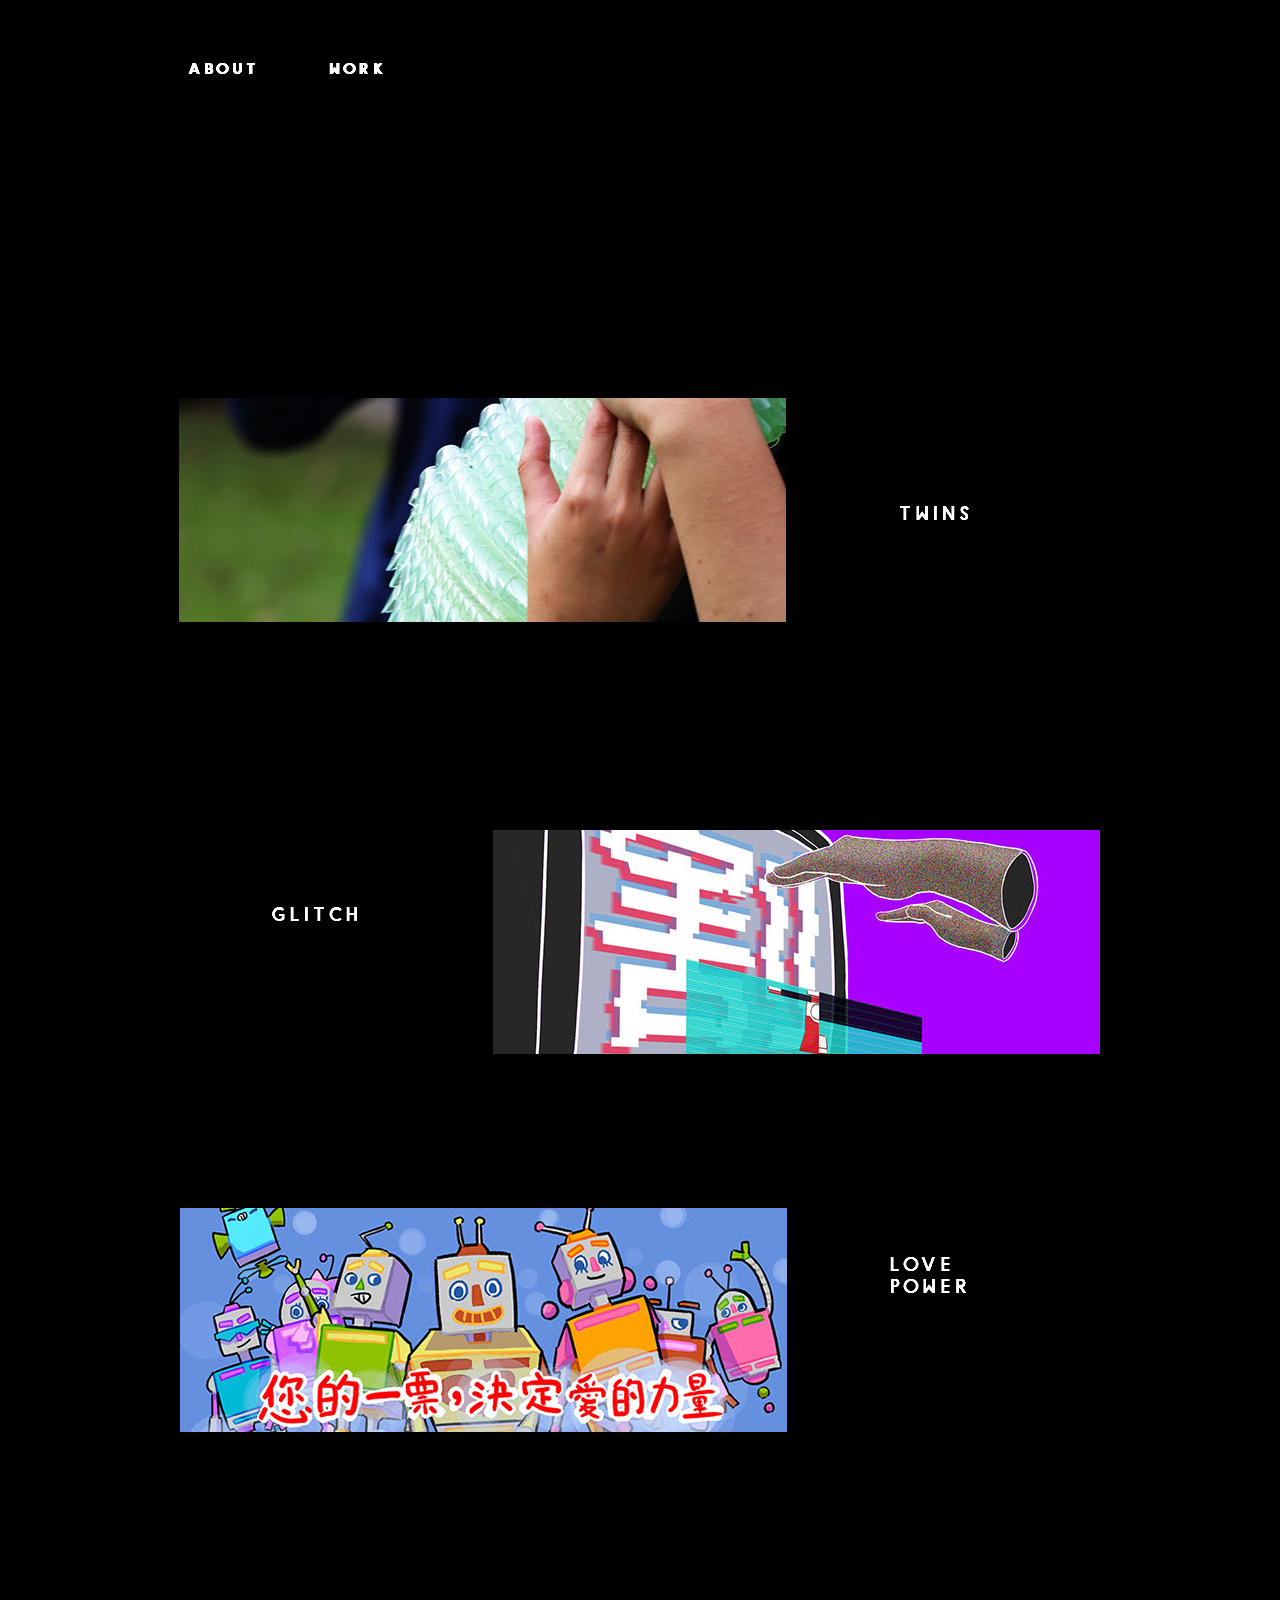
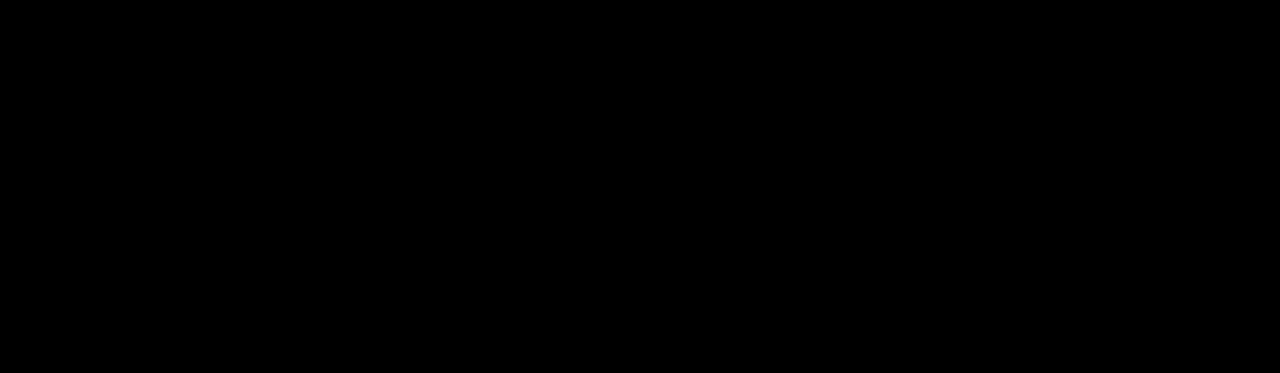
<file: index.html>
<!DOCTYPE html>
<html class="nojs html css_verticalspacer" lang="zh-TW">
 <head>

  <meta http-equiv="Content-type" content="text/html;charset=UTF-8"/>
  <meta name="generator" content="2017.0.4.363"/>
  <meta name="viewport" content="width=device-width, initial-scale=1.0"/>
  
  <script type="text/javascript">
   // Update the 'nojs'/'js' class on the html node
document.documentElement.className = document.documentElement.className.replace(/\bnojs\b/g, 'js');

// Check that all required assets are uploaded and up-to-date
if(typeof Muse == "undefined") window.Muse = {}; window.Muse.assets = {"required":["museutils.js", "museconfig.js", "jquery.watch.js", "require.js", "index.css"], "outOfDate":[]};
</script>
  
  <title>首頁</title>
  <!-- CSS -->
  <link rel="stylesheet" type="text/css" href="css/site_global.css?crc=443350757"/>
  <link rel="stylesheet" type="text/css" href="css/index.css?crc=157556401" id="pagesheet"/>
   </head>
 <body>

  <div class="clearfix borderbox" id="page"><!-- column -->
   <div class="clearfix colelem" id="pu1827-4"><!-- group -->
    <img class="grpelem" id="u1827-4" alt="ABOUT" src="images/u1827-4.png?crc=4070749508" data-image-width="68"/><!-- rasterized frame -->
    <img class="grpelem" id="u1828-4" alt="WORk" src="images/u1828-4.png?crc=276462283" data-image-width="76"/><!-- rasterized frame -->
   </div>
   <div class="clearfix colelem" id="pu1825"><!-- group -->
    <a class="nonblock nontext clip_frame grpelem" id="u1825" href="%e6%9c%aa%e5%91%bd%e5%90%8d-14.html"><!-- image --><img class="block" id="u1825_img" src="images/1542253916599-crop-u1825.jpg?crc=4151627833" alt="" data-image-width="607" data-image-height="224"/></a>
    <a class="nonblock nontext grpelem" id="u1833-4" href="%e6%9c%aa%e5%91%bd%e5%90%8d-14.html"><!-- rasterized frame --><img id="u1833-4_img" alt="TWINS" src="images/u1833-4.png?crc=3867482171" data-image-width="112"/></a>
   </div>
   <a class="nonblock nontext colelem" id="u1834-4" href="%e6%9c%aa%e5%91%bd%e5%90%8d-11.html"><!-- rasterized frame --><img id="u1834-4_img" alt="GLITCH" src="images/u1834-4.png?crc=4141641966" data-image-width="112"/></a>
   <a class="nonblock nontext colelem" id="u1835-4" href="%e6%9c%aa%e5%91%bd%e5%90%8d-21.html"><!-- rasterized frame --><img id="u1835-4_img" alt="LOVE POWER" src="images/u1835-4.png?crc=4184487092" data-image-width="112"/></a>
   <div class="verticalspacer" data-offset-top="1298" data-content-above-spacer="1298" data-content-below-spacer="674"></div>
   <a class="nonblock nontext clip_frame colelem" id="u1829" href="%e6%9c%aa%e5%91%bd%e5%90%8d-11.html"><!-- image --><img class="block" id="u1829_img" src="images/%e4%b8%bb%e8%a6%96%e8%a6%ba-crop-u1829.jpg?crc=3803524828" alt="" data-image-width="607" data-image-height="224"/></a>
   <a class="nonblock nontext clip_frame colelem" id="u1831" href="%e6%9c%aa%e5%91%bd%e5%90%8d-21.html"><!-- image --><img class="block" id="u1831_img" src="images/%e6%a5%8a%e6%80%a1%e9%9d%9c%ef%bc%bf%e4%b8%bb%e8%a6%96%e8%a6%ba%ef%bc%bf01-crop-u1831.jpg?crc=4014425400" alt="" data-image-width="607" data-image-height="224"/></a>
  </div>
  <!-- Other scripts -->
  <script type="text/javascript">
   // Decide weather to suppress missing file error or not based on preference setting
var suppressMissingFileError = false
</script>
  <script type="text/javascript">
   window.Muse.assets.check=function(d){if(!window.Muse.assets.checked){window.Muse.assets.checked=!0;var b={},c=function(a,b){if(window.getComputedStyle){var c=window.getComputedStyle(a,null);return c&&c.getPropertyValue(b)||c&&c[b]||""}if(document.documentElement.currentStyle)return(c=a.currentStyle)&&c[b]||a.style&&a.style[b]||"";return""},a=function(a){if(a.match(/^rgb/))return a=a.replace(/\s+/g,"").match(/([\d\,]+)/gi)[0].split(","),(parseInt(a[0])<<16)+(parseInt(a[1])<<8)+parseInt(a[2]);if(a.match(/^\#/))return parseInt(a.substr(1),
16);return 0},g=function(g){for(var f=document.getElementsByTagName("link"),h=0;h<f.length;h++)if("text/css"==f[h].type){var i=(f[h].href||"").match(/\/?css\/([\w\-]+\.css)\?crc=(\d+)/);if(!i||!i[1]||!i[2])break;b[i[1]]=i[2]}f=document.createElement("div");f.className="version";f.style.cssText="display:none; width:1px; height:1px;";document.getElementsByTagName("body")[0].appendChild(f);for(h=0;h<Muse.assets.required.length;){var i=Muse.assets.required[h],l=i.match(/([\w\-\.]+)\.(\w+)$/),k=l&&l[1]?
l[1]:null,l=l&&l[2]?l[2]:null;switch(l.toLowerCase()){case "css":k=k.replace(/\W/gi,"_").replace(/^([^a-z])/gi,"_$1");f.className+=" "+k;k=a(c(f,"color"));l=a(c(f,"backgroundColor"));k!=0||l!=0?(Muse.assets.required.splice(h,1),"undefined"!=typeof b[i]&&(k!=b[i]>>>24||l!=(b[i]&16777215))&&Muse.assets.outOfDate.push(i)):h++;f.className="version";break;case "js":h++;break;default:throw Error("Unsupported file type: "+l);}}d?d().jquery!="1.8.3"&&Muse.assets.outOfDate.push("jquery-1.8.3.min.js"):Muse.assets.required.push("jquery-1.8.3.min.js");
f.parentNode.removeChild(f);if(Muse.assets.outOfDate.length||Muse.assets.required.length)f="伺服器上的某些檔案可能遺失或不正確。請清除瀏覽器快取後再試一次。若問題持續發生，請聯絡網站作者。",g&&Muse.assets.outOfDate.length&&(f+="\nOut of date: "+Muse.assets.outOfDate.join(",")),g&&Muse.assets.required.length&&(f+="\nMissing: "+Muse.assets.required.join(",")),suppressMissingFileError?(f+="\nUse SuppressMissingFileError key in AppPrefs.xml to show missing file error pop up.",console.log(f)):alert(f)};location&&location.search&&location.search.match&&location.search.match(/muse_debug/gi)?
setTimeout(function(){g(!0)},5E3):g()}};
var muse_init=function(){require.config({baseUrl:""});require(["jquery","museutils","whatinput","jquery.watch"],function(d){var $ = d;$(document).ready(function(){try{
window.Muse.assets.check($);/* body */
Muse.Utils.transformMarkupToFixBrowserProblemsPreInit();/* body */
Muse.Utils.prepHyperlinks(true);/* body */
Muse.Utils.fullPage('#page');/* 100% height page */
Muse.Utils.showWidgetsWhenReady();/* body */
Muse.Utils.transformMarkupToFixBrowserProblems();/* body */
}catch(b){if(b&&"function"==typeof b.notify?b.notify():Muse.Assert.fail("Error calling selector function: "+b),false)throw b;}})})};

</script>
  <!-- RequireJS script -->
  <script src="scripts/require.js?crc=3951022091" type="text/javascript" async data-main="scripts/museconfig.js?crc=4177022356" onload="if (requirejs) requirejs.onError = function(requireType, requireModule) { if (requireType && requireType.toString && requireType.toString().indexOf && 0 <= requireType.toString().indexOf('#scripterror')) window.Muse.assets.check(); }" onerror="window.Muse.assets.check();"></script>
   </body>
</html>
</file>
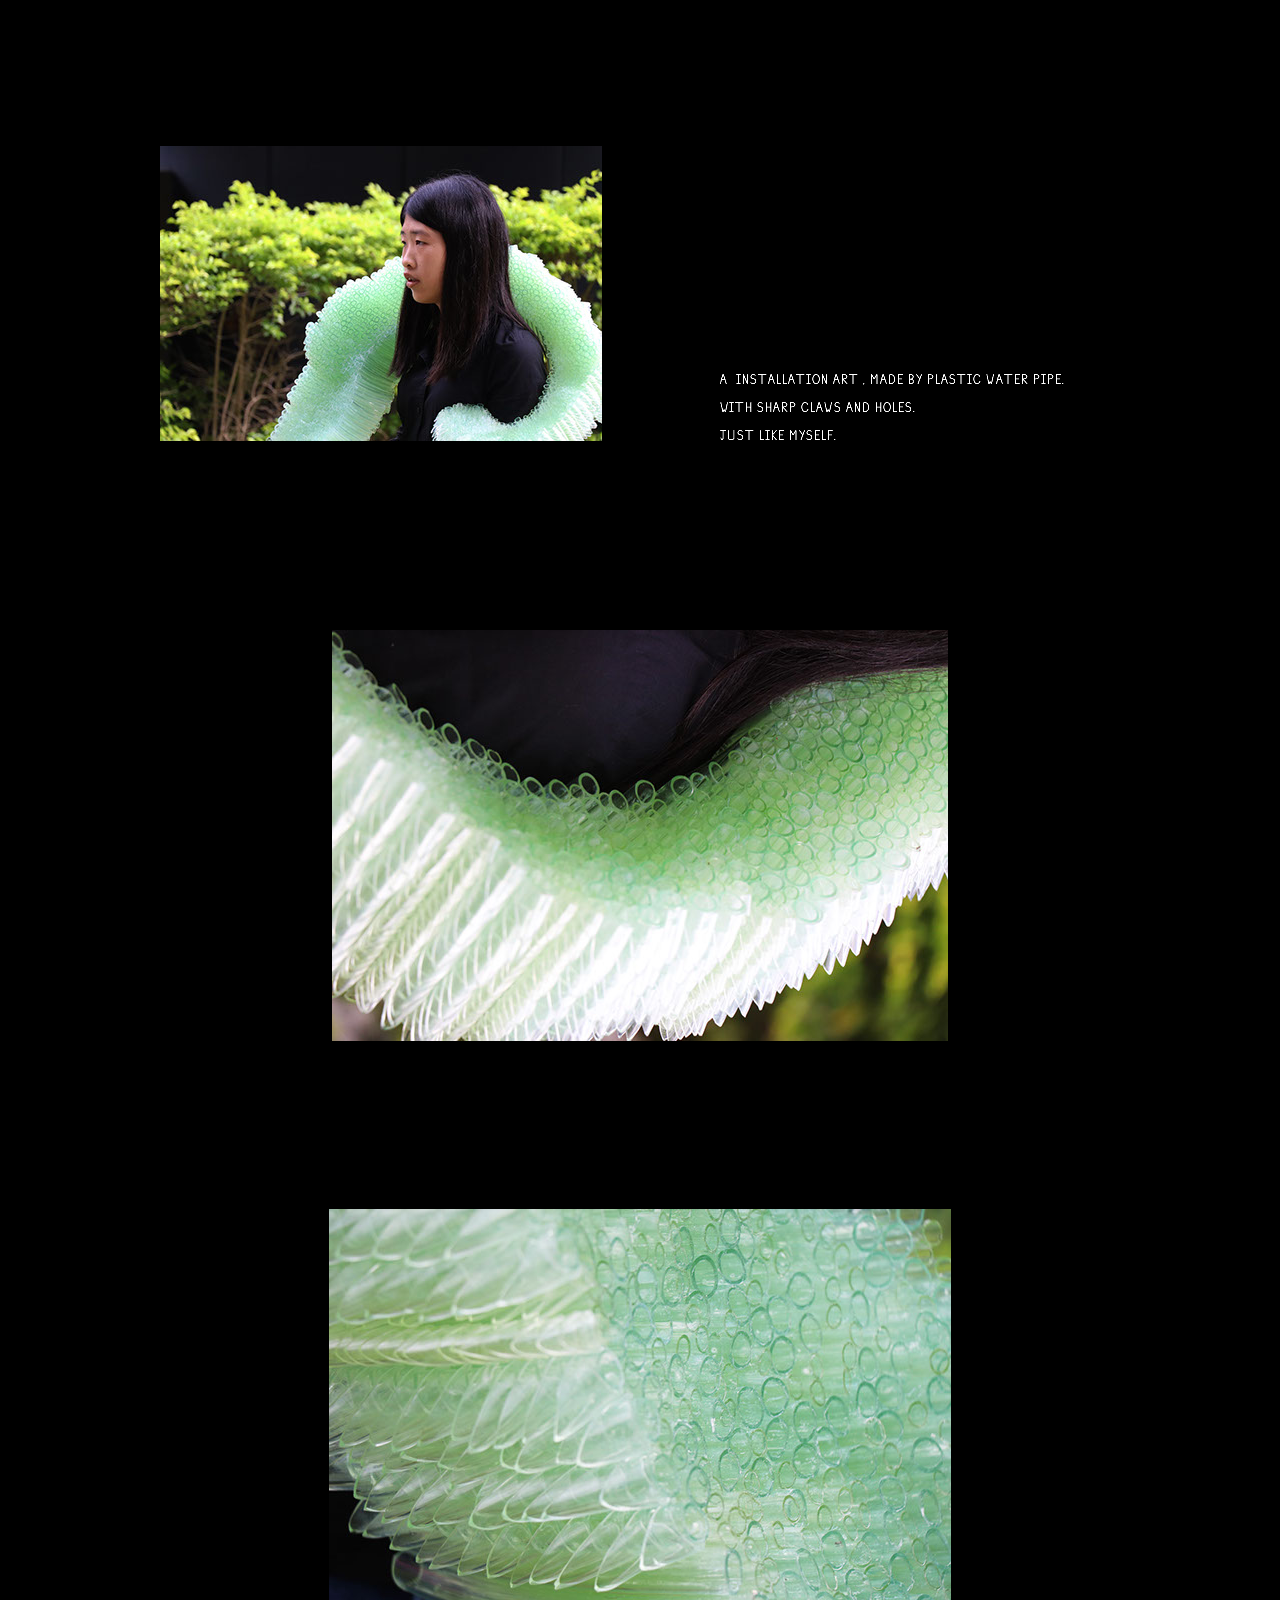
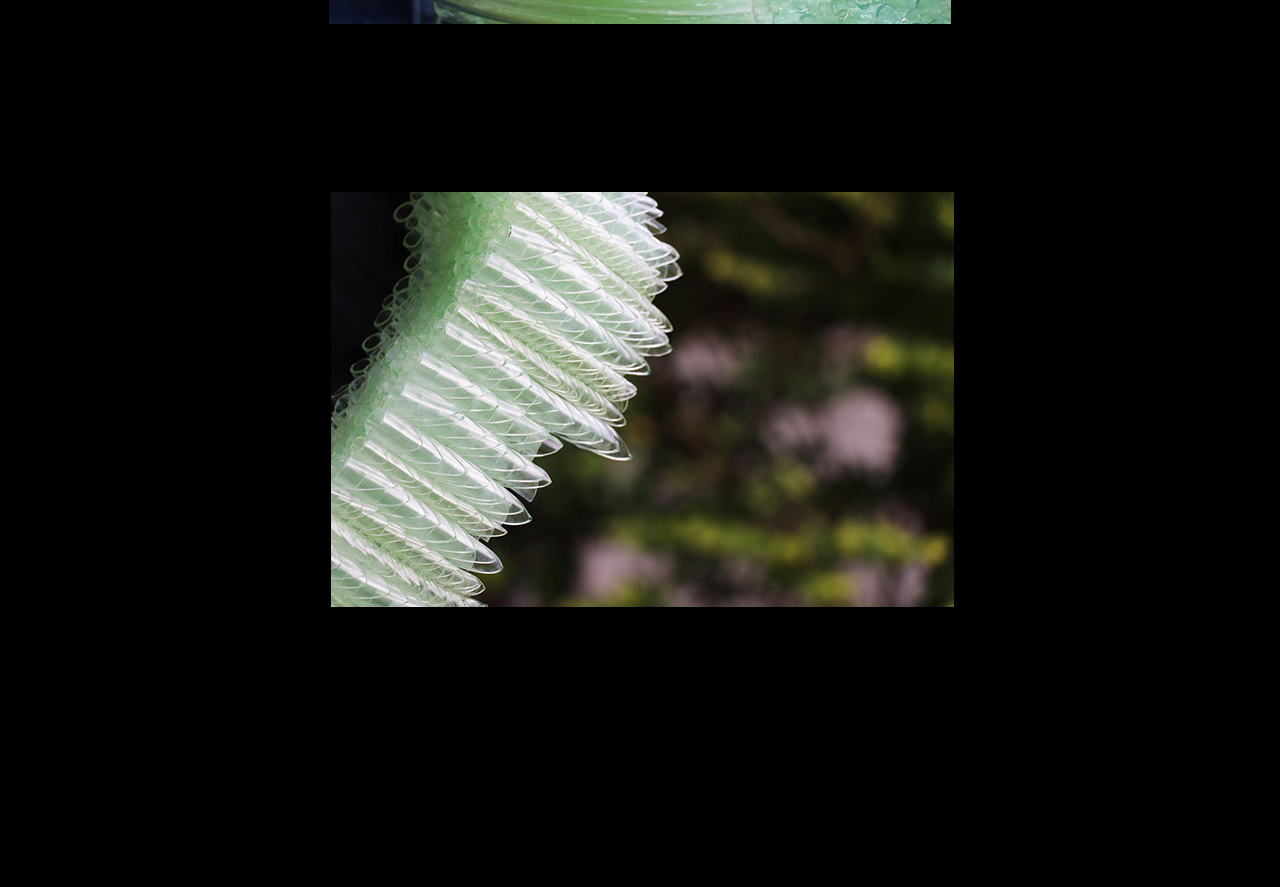
<file: 1.html>
<!DOCTYPE html>
<html class="nojs html css_verticalspacer" lang="zh-TW">
 <head>

  <meta http-equiv="Content-type" content="text/html;charset=UTF-8"/>
  <meta name="generator" content="2017.0.4.363"/>
  <meta name="viewport" content="width=device-width, initial-scale=1.0"/>
  
  <script type="text/javascript">
   // Update the 'nojs'/'js' class on the html node
document.documentElement.className = document.documentElement.className.replace(/\bnojs\b/g, 'js');

// Check that all required assets are uploaded and up-to-date
if(typeof Muse == "undefined") window.Muse = {}; window.Muse.assets = {"required":["museutils.js", "museconfig.js", "jquery.watch.js", "require.js", "1.css"], "outOfDate":[]};
</script>
  
  <title>1</title>
  <!-- CSS -->
  <link rel="stylesheet" type="text/css" href="css/site_global.css?crc=443350757"/>
  <link rel="stylesheet" type="text/css" href="css/master_1.css?crc=4144924960"/>
  <link rel="stylesheet" type="text/css" href="css/1.css?crc=4054293036" id="pagesheet"/>
   </head>
 <body>

  <div class="clearfix borderbox" id="page"><!-- column -->
   <div class="clearfix colelem" id="pu325"><!-- group -->
    <div class="clip_frame grpelem" id="u325"><!-- image -->
     <img class="block" id="u325_img" src="images/1542253894772.jpg?crc=3980134794" alt="" data-image-width="442" data-image-height="295"/>
    </div>
    <img class="grpelem" id="u658-12" alt="A Installation art , made by Plastic water pipe. With sharp claws and holes. Just like myself. " src="images/u658-12.png?crc=160967132" data-image-width="380"/><!-- rasterized frame -->
   </div>
   <div class="verticalspacer" data-offset-top="0" data-content-above-spacer="476" data-content-below-spacer="2011"></div>
   <div class="clip_frame colelem" id="u345"><!-- image -->
    <img class="block" id="u345_img" src="images/1542253907209.jpg?crc=329468049" alt="" data-image-width="616" data-image-height="411"/>
   </div>
   <div class="clip_frame colelem" id="u355"><!-- image -->
    <img class="block" id="u355_img" src="images/1542253920909.jpg?crc=102929752" alt="" data-image-width="622" data-image-height="415"/>
   </div>
   <div class="clip_frame colelem" id="u335"><!-- image -->
    <img class="block" id="u335_img" src="images/1542253898578.jpg?crc=412753529" alt="" data-image-width="623" data-image-height="415"/>
   </div>
  </div>
  <!-- Other scripts -->
  <script type="text/javascript">
   // Decide weather to suppress missing file error or not based on preference setting
var suppressMissingFileError = false
</script>
  <script type="text/javascript">
   window.Muse.assets.check=function(d){if(!window.Muse.assets.checked){window.Muse.assets.checked=!0;var b={},c=function(a,b){if(window.getComputedStyle){var c=window.getComputedStyle(a,null);return c&&c.getPropertyValue(b)||c&&c[b]||""}if(document.documentElement.currentStyle)return(c=a.currentStyle)&&c[b]||a.style&&a.style[b]||"";return""},a=function(a){if(a.match(/^rgb/))return a=a.replace(/\s+/g,"").match(/([\d\,]+)/gi)[0].split(","),(parseInt(a[0])<<16)+(parseInt(a[1])<<8)+parseInt(a[2]);if(a.match(/^\#/))return parseInt(a.substr(1),
16);return 0},g=function(g){for(var f=document.getElementsByTagName("link"),h=0;h<f.length;h++)if("text/css"==f[h].type){var i=(f[h].href||"").match(/\/?css\/([\w\-]+\.css)\?crc=(\d+)/);if(!i||!i[1]||!i[2])break;b[i[1]]=i[2]}f=document.createElement("div");f.className="version";f.style.cssText="display:none; width:1px; height:1px;";document.getElementsByTagName("body")[0].appendChild(f);for(h=0;h<Muse.assets.required.length;){var i=Muse.assets.required[h],l=i.match(/([\w\-\.]+)\.(\w+)$/),k=l&&l[1]?
l[1]:null,l=l&&l[2]?l[2]:null;switch(l.toLowerCase()){case "css":k=k.replace(/\W/gi,"_").replace(/^([^a-z])/gi,"_$1");f.className+=" "+k;k=a(c(f,"color"));l=a(c(f,"backgroundColor"));k!=0||l!=0?(Muse.assets.required.splice(h,1),"undefined"!=typeof b[i]&&(k!=b[i]>>>24||l!=(b[i]&16777215))&&Muse.assets.outOfDate.push(i)):h++;f.className="version";break;case "js":h++;break;default:throw Error("Unsupported file type: "+l);}}d?d().jquery!="1.8.3"&&Muse.assets.outOfDate.push("jquery-1.8.3.min.js"):Muse.assets.required.push("jquery-1.8.3.min.js");
f.parentNode.removeChild(f);if(Muse.assets.outOfDate.length||Muse.assets.required.length)f="伺服器上的某些檔案可能遺失或不正確。請清除瀏覽器快取後再試一次。若問題持續發生，請聯絡網站作者。",g&&Muse.assets.outOfDate.length&&(f+="\nOut of date: "+Muse.assets.outOfDate.join(",")),g&&Muse.assets.required.length&&(f+="\nMissing: "+Muse.assets.required.join(",")),suppressMissingFileError?(f+="\nUse SuppressMissingFileError key in AppPrefs.xml to show missing file error pop up.",console.log(f)):alert(f)};location&&location.search&&location.search.match&&location.search.match(/muse_debug/gi)?
setTimeout(function(){g(!0)},5E3):g()}};
var muse_init=function(){require.config({baseUrl:""});require(["jquery","museutils","whatinput","jquery.watch"],function(d){var $ = d;$(document).ready(function(){try{
window.Muse.assets.check($);/* body */
Muse.Utils.transformMarkupToFixBrowserProblemsPreInit();/* body */
Muse.Utils.prepHyperlinks(true);/* body */
Muse.Utils.fullPage('#page');/* 100% height page */
Muse.Utils.showWidgetsWhenReady();/* body */
Muse.Utils.transformMarkupToFixBrowserProblems();/* body */
}catch(b){if(b&&"function"==typeof b.notify?b.notify():Muse.Assert.fail("Error calling selector function: "+b),false)throw b;}})})};

</script>
  <!-- RequireJS script -->
  <script src="scripts/require.js?crc=3951022091" type="text/javascript" async data-main="scripts/museconfig.js?crc=4177022356" onload="if (requirejs) requirejs.onError = function(requireType, requireModule) { if (requireType && requireType.toString && requireType.toString().indexOf && 0 <= requireType.toString().indexOf('#scripterror')) window.Muse.assets.check(); }" onerror="window.Muse.assets.check();"></script>
   </body>
</html>
</file>
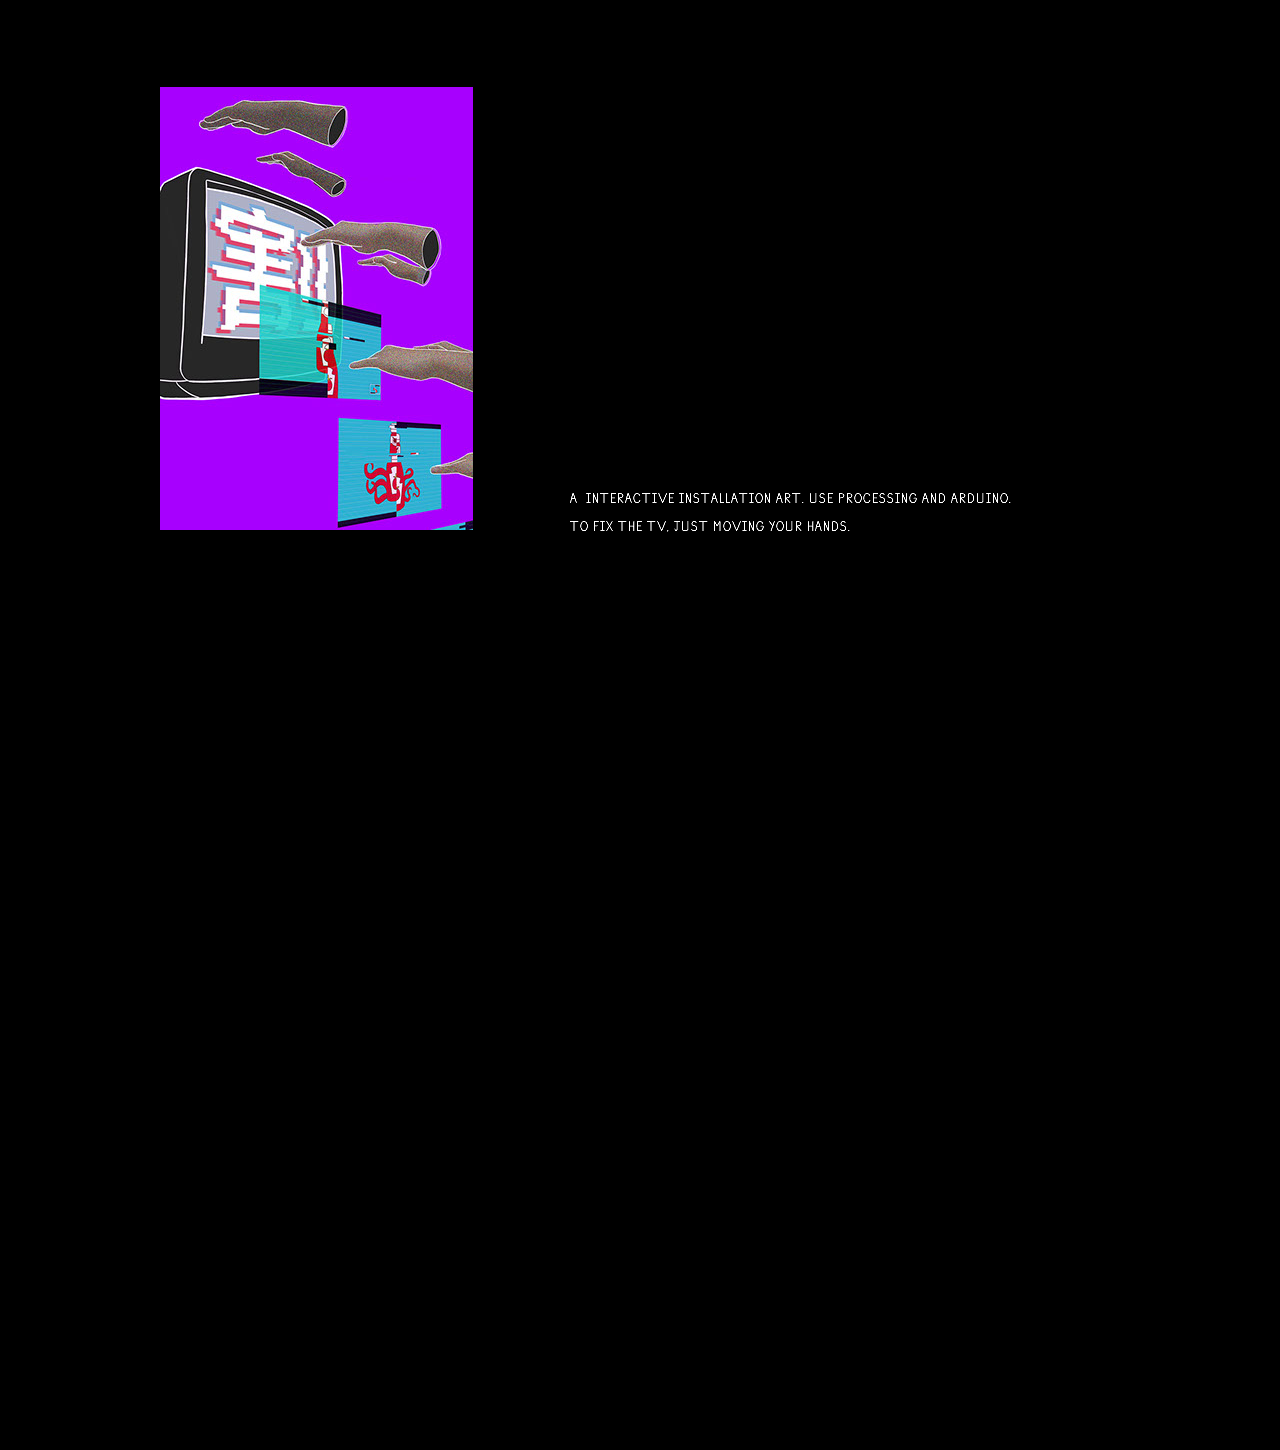
<file: 2.html>
<!DOCTYPE html>
<html class="nojs html css_verticalspacer" lang="zh-TW">
 <head>

  <meta http-equiv="Content-type" content="text/html;charset=UTF-8"/>
  <meta name="generator" content="2017.0.4.363"/>
  <meta name="viewport" content="width=device-width, initial-scale=1.0"/>
  
  <script type="text/javascript">
   // Update the 'nojs'/'js' class on the html node
document.documentElement.className = document.documentElement.className.replace(/\bnojs\b/g, 'js');

// Check that all required assets are uploaded and up-to-date
if(typeof Muse == "undefined") window.Muse = {}; window.Muse.assets = {"required":["museutils.js", "museconfig.js", "jquery.watch.js", "require.js", "2.css"], "outOfDate":[]};
</script>
  
  <title>2</title>
  <!-- CSS -->
  <link rel="stylesheet" type="text/css" href="css/site_global.css?crc=443350757"/>
  <link rel="stylesheet" type="text/css" href="css/master_2.css?crc=4023894141"/>
  <link rel="stylesheet" type="text/css" href="css/2.css?crc=325516480" id="pagesheet"/>
    <!--HTML Widget code-->
  
<style type="text/css">#u390.size_fluid_width_height iframe { position:absolute; left:0; top:0; }</style>

 </head>
 <body>

  <div class="clearfix borderbox" id="page"><!-- column -->
   <div class="clearfix colelem" id="pu651"><!-- group -->
    <div class="clip_frame grpelem" id="u651"><!-- image -->
     <img class="block" id="u651_img" src="images/%e4%b8%bb%e8%a6%96%e8%a6%ba314x443.jpg?crc=335807097" alt="" data-image-width="313" data-image-height="443"/>
    </div>
    <img class="grpelem" id="u811-10" alt="a Interactive Installation Art. uSE PROCESSING AND ARDUINO. TO FIX THE TV, JUST MOVING YOUR HANDS. " src="images/u811-10.png?crc=4038377414" data-image-width="490"/><!-- rasterized frame -->
   </div>
   <div class="size_fluid_width_height colelem" id="u390"><!-- custom html -->
    <div class="fluid_height_spacer"></div>
    
    <iframe class="actAsDiv" style="width:100%;height:100%;" src="//player.vimeo.com/video/385419726?title=0&amp;byline=0&amp;portrait=0&amp;color=FFFFFF&amp;autoplay=0&amp;loop=0&amp;wmode=transparent" frameborder="0" webkitAllowFullScreen mozallowfullscreen allowFullScreen></iframe>

   </div>
   <div class="verticalspacer" data-offset-top="0" data-content-above-spacer="1244" data-content-below-spacer="207"></div>
  </div>
  <!-- Other scripts -->
  <script type="text/javascript">
   // Decide weather to suppress missing file error or not based on preference setting
var suppressMissingFileError = false
</script>
  <script type="text/javascript">
   window.Muse.assets.check=function(d){if(!window.Muse.assets.checked){window.Muse.assets.checked=!0;var b={},c=function(a,b){if(window.getComputedStyle){var c=window.getComputedStyle(a,null);return c&&c.getPropertyValue(b)||c&&c[b]||""}if(document.documentElement.currentStyle)return(c=a.currentStyle)&&c[b]||a.style&&a.style[b]||"";return""},a=function(a){if(a.match(/^rgb/))return a=a.replace(/\s+/g,"").match(/([\d\,]+)/gi)[0].split(","),(parseInt(a[0])<<16)+(parseInt(a[1])<<8)+parseInt(a[2]);if(a.match(/^\#/))return parseInt(a.substr(1),
16);return 0},g=function(g){for(var f=document.getElementsByTagName("link"),h=0;h<f.length;h++)if("text/css"==f[h].type){var i=(f[h].href||"").match(/\/?css\/([\w\-]+\.css)\?crc=(\d+)/);if(!i||!i[1]||!i[2])break;b[i[1]]=i[2]}f=document.createElement("div");f.className="version";f.style.cssText="display:none; width:1px; height:1px;";document.getElementsByTagName("body")[0].appendChild(f);for(h=0;h<Muse.assets.required.length;){var i=Muse.assets.required[h],l=i.match(/([\w\-\.]+)\.(\w+)$/),k=l&&l[1]?
l[1]:null,l=l&&l[2]?l[2]:null;switch(l.toLowerCase()){case "css":k=k.replace(/\W/gi,"_").replace(/^([^a-z])/gi,"_$1");f.className+=" "+k;k=a(c(f,"color"));l=a(c(f,"backgroundColor"));k!=0||l!=0?(Muse.assets.required.splice(h,1),"undefined"!=typeof b[i]&&(k!=b[i]>>>24||l!=(b[i]&16777215))&&Muse.assets.outOfDate.push(i)):h++;f.className="version";break;case "js":h++;break;default:throw Error("Unsupported file type: "+l);}}d?d().jquery!="1.8.3"&&Muse.assets.outOfDate.push("jquery-1.8.3.min.js"):Muse.assets.required.push("jquery-1.8.3.min.js");
f.parentNode.removeChild(f);if(Muse.assets.outOfDate.length||Muse.assets.required.length)f="伺服器上的某些檔案可能遺失或不正確。請清除瀏覽器快取後再試一次。若問題持續發生，請聯絡網站作者。",g&&Muse.assets.outOfDate.length&&(f+="\nOut of date: "+Muse.assets.outOfDate.join(",")),g&&Muse.assets.required.length&&(f+="\nMissing: "+Muse.assets.required.join(",")),suppressMissingFileError?(f+="\nUse SuppressMissingFileError key in AppPrefs.xml to show missing file error pop up.",console.log(f)):alert(f)};location&&location.search&&location.search.match&&location.search.match(/muse_debug/gi)?
setTimeout(function(){g(!0)},5E3):g()}};
var muse_init=function(){require.config({baseUrl:""});require(["jquery","museutils","whatinput","jquery.watch"],function(d){var $ = d;$(document).ready(function(){try{
window.Muse.assets.check($);/* body */
Muse.Utils.transformMarkupToFixBrowserProblemsPreInit();/* body */
Muse.Utils.prepHyperlinks(true);/* body */
Muse.Utils.fullPage('#page');/* 100% height page */
Muse.Utils.showWidgetsWhenReady();/* body */
Muse.Utils.transformMarkupToFixBrowserProblems();/* body */
}catch(b){if(b&&"function"==typeof b.notify?b.notify():Muse.Assert.fail("Error calling selector function: "+b),false)throw b;}})})};

</script>
  <!-- RequireJS script -->
  <script src="scripts/require.js?crc=3951022091" type="text/javascript" async data-main="scripts/museconfig.js?crc=4177022356" onload="if (requirejs) requirejs.onError = function(requireType, requireModule) { if (requireType && requireType.toString && requireType.toString().indexOf && 0 <= requireType.toString().indexOf('#scripterror')) window.Muse.assets.check(); }" onerror="window.Muse.assets.check();"></script>
   </body>
</html>
</file>
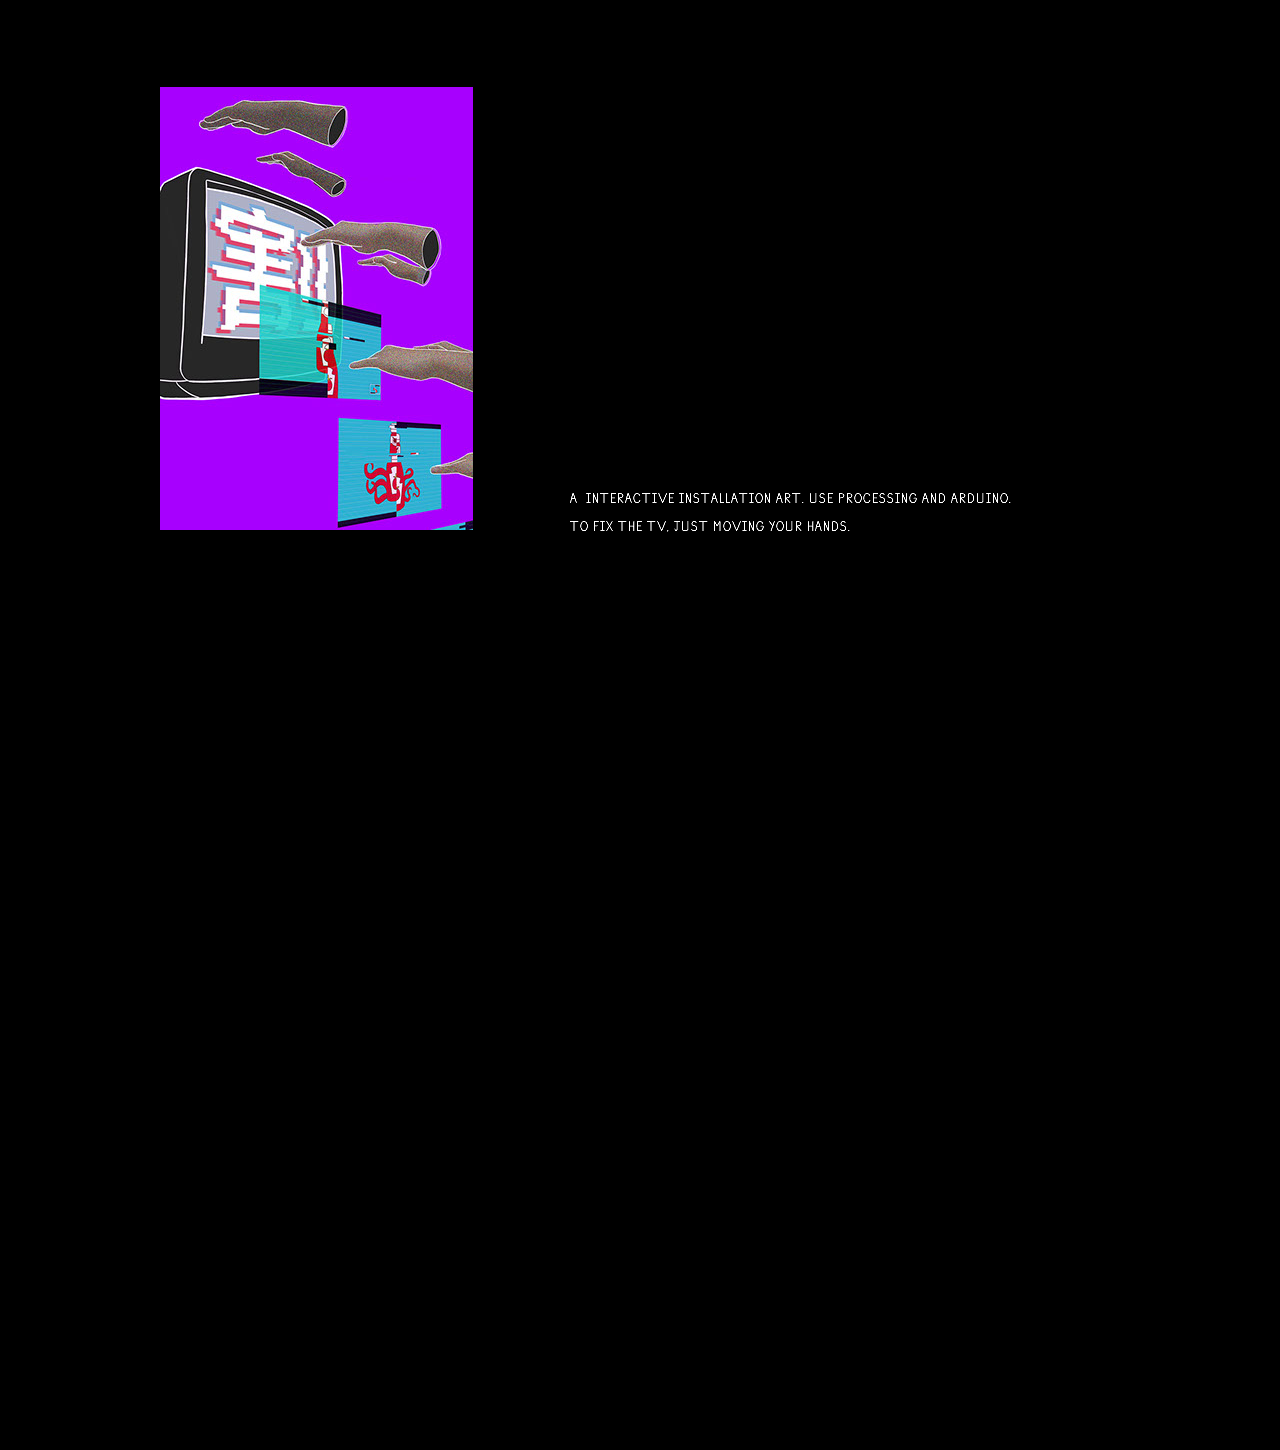
<file: 未命名-11.html>
<!DOCTYPE html>
<html class="nojs html css_verticalspacer" lang="zh-TW">
 <head>

  <meta http-equiv="Content-type" content="text/html;charset=UTF-8"/>
  <meta name="generator" content="2017.0.4.363"/>
  <meta name="viewport" content="width=device-width, initial-scale=1.0"/>
  
  <script type="text/javascript">
   // Update the 'nojs'/'js' class on the html node
document.documentElement.className = document.documentElement.className.replace(/\bnojs\b/g, 'js');

// Check that all required assets are uploaded and up-to-date
if(typeof Muse == "undefined") window.Muse = {}; window.Muse.assets = {"required":["museutils.js", "museconfig.js", "jquery.watch.js", "require.js", "___-11.css"], "outOfDate":[]};
</script>
  
  <title>未命名 11</title>
  <!-- CSS -->
  <link rel="stylesheet" type="text/css" href="css/site_global.css?crc=443350757"/>
  <link rel="stylesheet" type="text/css" href="css/master_2.css?crc=4023894141"/>
  <link rel="stylesheet" type="text/css" href="css/___-11.css?crc=325516480" id="pagesheet"/>
    <!--HTML Widget code-->
  
<style type="text/css">#u390.size_fluid_width_height iframe { position:absolute; left:0; top:0; }</style>

 </head>
 <body>

  <div class="clearfix borderbox" id="page"><!-- column -->
   <div class="clearfix colelem" id="pu651"><!-- group -->
    <div class="clip_frame grpelem" id="u651"><!-- image -->
     <img class="block" id="u651_img" src="images/%e4%b8%bb%e8%a6%96%e8%a6%ba314x443.jpg?crc=335807097" alt="" data-image-width="313" data-image-height="443"/>
    </div>
    <img class="grpelem" id="u811-10" alt="a Interactive Installation Art. uSE PROCESSING AND ARDUINO. TO FIX THE TV, JUST MOVING YOUR HANDS. " src="images/u811-10.png?crc=4038377414" data-image-width="490"/><!-- rasterized frame -->
   </div>
   <div class="size_fluid_width_height colelem" id="u390"><!-- custom html -->
    <div class="fluid_height_spacer"></div>
    
    <iframe class="actAsDiv" style="width:100%;height:100%;" src="//player.vimeo.com/video/385419726?title=0&amp;byline=0&amp;portrait=0&amp;color=FFFFFF&amp;autoplay=0&amp;loop=0&amp;wmode=transparent" frameborder="0" webkitAllowFullScreen mozallowfullscreen allowFullScreen></iframe>

   </div>
   <div class="verticalspacer" data-offset-top="0" data-content-above-spacer="1244" data-content-below-spacer="207"></div>
  </div>
  <!-- Other scripts -->
  <script type="text/javascript">
   // Decide weather to suppress missing file error or not based on preference setting
var suppressMissingFileError = false
</script>
  <script type="text/javascript">
   window.Muse.assets.check=function(d){if(!window.Muse.assets.checked){window.Muse.assets.checked=!0;var b={},c=function(a,b){if(window.getComputedStyle){var c=window.getComputedStyle(a,null);return c&&c.getPropertyValue(b)||c&&c[b]||""}if(document.documentElement.currentStyle)return(c=a.currentStyle)&&c[b]||a.style&&a.style[b]||"";return""},a=function(a){if(a.match(/^rgb/))return a=a.replace(/\s+/g,"").match(/([\d\,]+)/gi)[0].split(","),(parseInt(a[0])<<16)+(parseInt(a[1])<<8)+parseInt(a[2]);if(a.match(/^\#/))return parseInt(a.substr(1),
16);return 0},g=function(g){for(var f=document.getElementsByTagName("link"),h=0;h<f.length;h++)if("text/css"==f[h].type){var i=(f[h].href||"").match(/\/?css\/([\w\-]+\.css)\?crc=(\d+)/);if(!i||!i[1]||!i[2])break;b[i[1]]=i[2]}f=document.createElement("div");f.className="version";f.style.cssText="display:none; width:1px; height:1px;";document.getElementsByTagName("body")[0].appendChild(f);for(h=0;h<Muse.assets.required.length;){var i=Muse.assets.required[h],l=i.match(/([\w\-\.]+)\.(\w+)$/),k=l&&l[1]?
l[1]:null,l=l&&l[2]?l[2]:null;switch(l.toLowerCase()){case "css":k=k.replace(/\W/gi,"_").replace(/^([^a-z])/gi,"_$1");f.className+=" "+k;k=a(c(f,"color"));l=a(c(f,"backgroundColor"));k!=0||l!=0?(Muse.assets.required.splice(h,1),"undefined"!=typeof b[i]&&(k!=b[i]>>>24||l!=(b[i]&16777215))&&Muse.assets.outOfDate.push(i)):h++;f.className="version";break;case "js":h++;break;default:throw Error("Unsupported file type: "+l);}}d?d().jquery!="1.8.3"&&Muse.assets.outOfDate.push("jquery-1.8.3.min.js"):Muse.assets.required.push("jquery-1.8.3.min.js");
f.parentNode.removeChild(f);if(Muse.assets.outOfDate.length||Muse.assets.required.length)f="伺服器上的某些檔案可能遺失或不正確。請清除瀏覽器快取後再試一次。若問題持續發生，請聯絡網站作者。",g&&Muse.assets.outOfDate.length&&(f+="\nOut of date: "+Muse.assets.outOfDate.join(",")),g&&Muse.assets.required.length&&(f+="\nMissing: "+Muse.assets.required.join(",")),suppressMissingFileError?(f+="\nUse SuppressMissingFileError key in AppPrefs.xml to show missing file error pop up.",console.log(f)):alert(f)};location&&location.search&&location.search.match&&location.search.match(/muse_debug/gi)?
setTimeout(function(){g(!0)},5E3):g()}};
var muse_init=function(){require.config({baseUrl:""});require(["jquery","museutils","whatinput","jquery.watch"],function(d){var $ = d;$(document).ready(function(){try{
window.Muse.assets.check($);/* body */
Muse.Utils.transformMarkupToFixBrowserProblemsPreInit();/* body */
Muse.Utils.prepHyperlinks(true);/* body */
Muse.Utils.fullPage('#page');/* 100% height page */
Muse.Utils.showWidgetsWhenReady();/* body */
Muse.Utils.transformMarkupToFixBrowserProblems();/* body */
}catch(b){if(b&&"function"==typeof b.notify?b.notify():Muse.Assert.fail("Error calling selector function: "+b),false)throw b;}})})};

</script>
  <!-- RequireJS script -->
  <script src="scripts/require.js?crc=3951022091" type="text/javascript" async data-main="scripts/museconfig.js?crc=4177022356" onload="if (requirejs) requirejs.onError = function(requireType, requireModule) { if (requireType && requireType.toString && requireType.toString().indexOf && 0 <= requireType.toString().indexOf('#scripterror')) window.Muse.assets.check(); }" onerror="window.Muse.assets.check();"></script>
   </body>
</html>
</file>
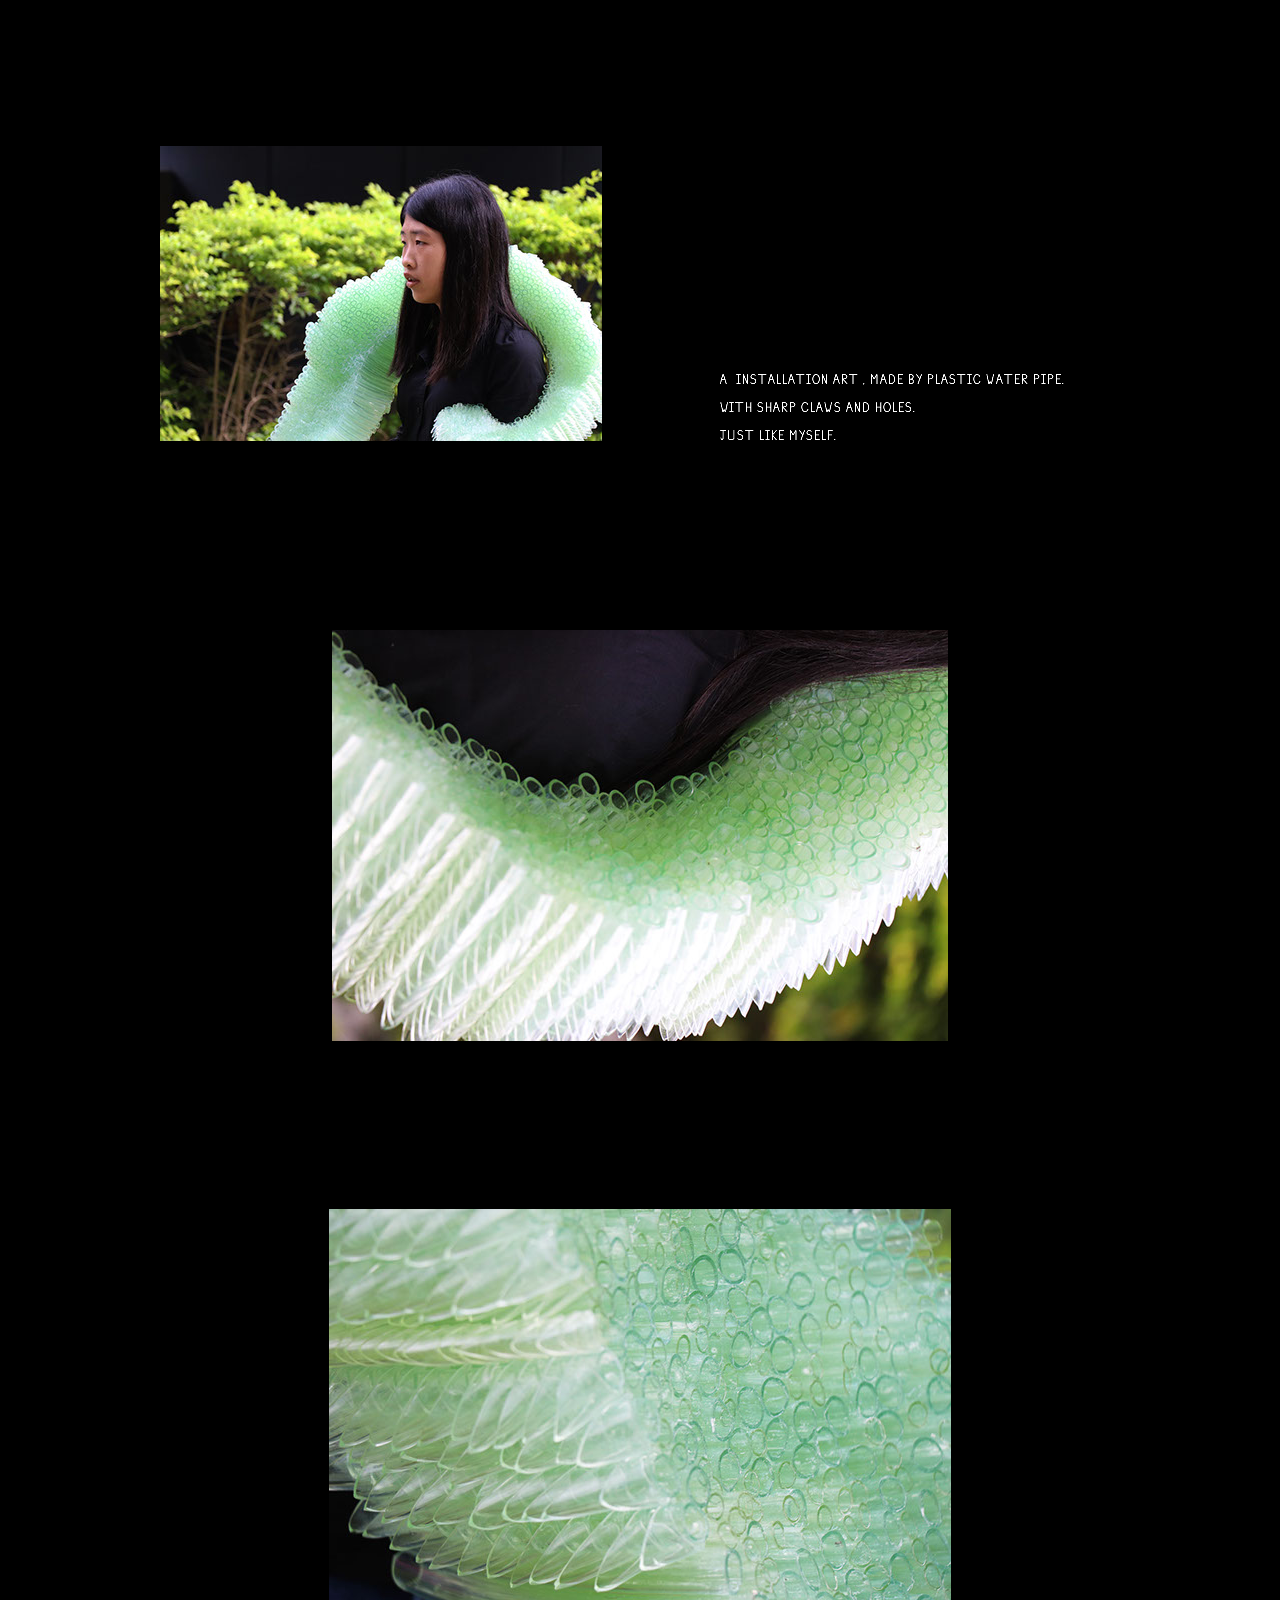
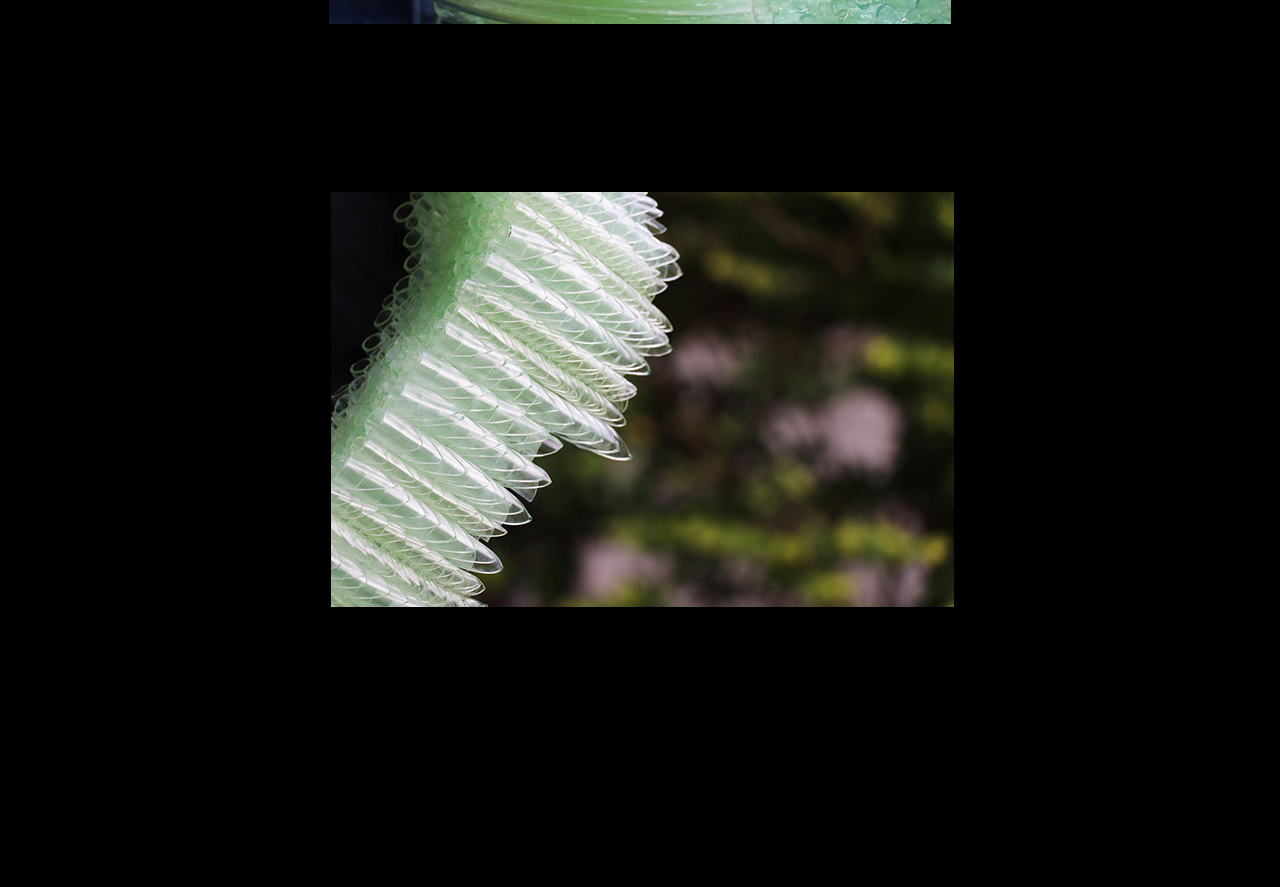
<file: 未命名-14.html>
<!DOCTYPE html>
<html class="nojs html css_verticalspacer" lang="zh-TW">
 <head>

  <meta http-equiv="Content-type" content="text/html;charset=UTF-8"/>
  <meta name="generator" content="2017.0.4.363"/>
  <meta name="viewport" content="width=device-width, initial-scale=1.0"/>
  
  <script type="text/javascript">
   // Update the 'nojs'/'js' class on the html node
document.documentElement.className = document.documentElement.className.replace(/\bnojs\b/g, 'js');

// Check that all required assets are uploaded and up-to-date
if(typeof Muse == "undefined") window.Muse = {}; window.Muse.assets = {"required":["museutils.js", "museconfig.js", "jquery.watch.js", "require.js", "___-14.css"], "outOfDate":[]};
</script>
  
  <title>未命名 14</title>
  <!-- CSS -->
  <link rel="stylesheet" type="text/css" href="css/site_global.css?crc=443350757"/>
  <link rel="stylesheet" type="text/css" href="css/master_1.css?crc=4144924960"/>
  <link rel="stylesheet" type="text/css" href="css/___-14.css?crc=4054293036" id="pagesheet"/>
   </head>
 <body>

  <div class="clearfix borderbox" id="page"><!-- column -->
   <div class="clearfix colelem" id="pu325"><!-- group -->
    <div class="clip_frame grpelem" id="u325"><!-- image -->
     <img class="block" id="u325_img" src="images/1542253894772.jpg?crc=3980134794" alt="" data-image-width="442" data-image-height="295"/>
    </div>
    <img class="grpelem" id="u658-12" alt="A Installation art , made by Plastic water pipe. With sharp claws and holes. Just like myself. " src="images/u658-12.png?crc=160967132" data-image-width="380"/><!-- rasterized frame -->
   </div>
   <div class="verticalspacer" data-offset-top="0" data-content-above-spacer="476" data-content-below-spacer="2011"></div>
   <div class="clip_frame colelem" id="u345"><!-- image -->
    <img class="block" id="u345_img" src="images/1542253907209.jpg?crc=329468049" alt="" data-image-width="616" data-image-height="411"/>
   </div>
   <div class="clip_frame colelem" id="u355"><!-- image -->
    <img class="block" id="u355_img" src="images/1542253920909.jpg?crc=102929752" alt="" data-image-width="622" data-image-height="415"/>
   </div>
   <div class="clip_frame colelem" id="u335"><!-- image -->
    <img class="block" id="u335_img" src="images/1542253898578.jpg?crc=412753529" alt="" data-image-width="623" data-image-height="415"/>
   </div>
  </div>
  <!-- Other scripts -->
  <script type="text/javascript">
   // Decide weather to suppress missing file error or not based on preference setting
var suppressMissingFileError = false
</script>
  <script type="text/javascript">
   window.Muse.assets.check=function(d){if(!window.Muse.assets.checked){window.Muse.assets.checked=!0;var b={},c=function(a,b){if(window.getComputedStyle){var c=window.getComputedStyle(a,null);return c&&c.getPropertyValue(b)||c&&c[b]||""}if(document.documentElement.currentStyle)return(c=a.currentStyle)&&c[b]||a.style&&a.style[b]||"";return""},a=function(a){if(a.match(/^rgb/))return a=a.replace(/\s+/g,"").match(/([\d\,]+)/gi)[0].split(","),(parseInt(a[0])<<16)+(parseInt(a[1])<<8)+parseInt(a[2]);if(a.match(/^\#/))return parseInt(a.substr(1),
16);return 0},g=function(g){for(var f=document.getElementsByTagName("link"),h=0;h<f.length;h++)if("text/css"==f[h].type){var i=(f[h].href||"").match(/\/?css\/([\w\-]+\.css)\?crc=(\d+)/);if(!i||!i[1]||!i[2])break;b[i[1]]=i[2]}f=document.createElement("div");f.className="version";f.style.cssText="display:none; width:1px; height:1px;";document.getElementsByTagName("body")[0].appendChild(f);for(h=0;h<Muse.assets.required.length;){var i=Muse.assets.required[h],l=i.match(/([\w\-\.]+)\.(\w+)$/),k=l&&l[1]?
l[1]:null,l=l&&l[2]?l[2]:null;switch(l.toLowerCase()){case "css":k=k.replace(/\W/gi,"_").replace(/^([^a-z])/gi,"_$1");f.className+=" "+k;k=a(c(f,"color"));l=a(c(f,"backgroundColor"));k!=0||l!=0?(Muse.assets.required.splice(h,1),"undefined"!=typeof b[i]&&(k!=b[i]>>>24||l!=(b[i]&16777215))&&Muse.assets.outOfDate.push(i)):h++;f.className="version";break;case "js":h++;break;default:throw Error("Unsupported file type: "+l);}}d?d().jquery!="1.8.3"&&Muse.assets.outOfDate.push("jquery-1.8.3.min.js"):Muse.assets.required.push("jquery-1.8.3.min.js");
f.parentNode.removeChild(f);if(Muse.assets.outOfDate.length||Muse.assets.required.length)f="伺服器上的某些檔案可能遺失或不正確。請清除瀏覽器快取後再試一次。若問題持續發生，請聯絡網站作者。",g&&Muse.assets.outOfDate.length&&(f+="\nOut of date: "+Muse.assets.outOfDate.join(",")),g&&Muse.assets.required.length&&(f+="\nMissing: "+Muse.assets.required.join(",")),suppressMissingFileError?(f+="\nUse SuppressMissingFileError key in AppPrefs.xml to show missing file error pop up.",console.log(f)):alert(f)};location&&location.search&&location.search.match&&location.search.match(/muse_debug/gi)?
setTimeout(function(){g(!0)},5E3):g()}};
var muse_init=function(){require.config({baseUrl:""});require(["jquery","museutils","whatinput","jquery.watch"],function(d){var $ = d;$(document).ready(function(){try{
window.Muse.assets.check($);/* body */
Muse.Utils.transformMarkupToFixBrowserProblemsPreInit();/* body */
Muse.Utils.prepHyperlinks(true);/* body */
Muse.Utils.fullPage('#page');/* 100% height page */
Muse.Utils.showWidgetsWhenReady();/* body */
Muse.Utils.transformMarkupToFixBrowserProblems();/* body */
}catch(b){if(b&&"function"==typeof b.notify?b.notify():Muse.Assert.fail("Error calling selector function: "+b),false)throw b;}})})};

</script>
  <!-- RequireJS script -->
  <script src="scripts/require.js?crc=3951022091" type="text/javascript" async data-main="scripts/museconfig.js?crc=4177022356" onload="if (requirejs) requirejs.onError = function(requireType, requireModule) { if (requireType && requireType.toString && requireType.toString().indexOf && 0 <= requireType.toString().indexOf('#scripterror')) window.Muse.assets.check(); }" onerror="window.Muse.assets.check();"></script>
   </body>
</html>
</file>
<file: css/site_global.css>
html{min-height:100%;min-width:100%;-ms-text-size-adjust:none;}body,div,dl,dt,dd,ul,ol,li,nav,h1,h2,h3,h4,h5,h6,pre,code,form,fieldset,legend,input,button,textarea,p,blockquote,th,td,a{margin:0px;padding:0px;border-width:0px;border-style:solid;border-color:transparent;-webkit-transform-origin:left top;-ms-transform-origin:left top;-o-transform-origin:left top;transform-origin:left top;background-repeat:no-repeat;}button.submit-btn{-moz-box-sizing:content-box;-webkit-box-sizing:content-box;box-sizing:content-box;}.transition{-webkit-transition-property:background-image,background-position,background-color,border-color,border-radius,color,font-size,font-style,font-weight,letter-spacing,line-height,text-align,box-shadow,text-shadow,opacity;transition-property:background-image,background-position,background-color,border-color,border-radius,color,font-size,font-style,font-weight,letter-spacing,line-height,text-align,box-shadow,text-shadow,opacity;}.transition *{-webkit-transition:inherit;transition:inherit;}table{border-collapse:collapse;border-spacing:0px;}fieldset,img{border:0px;border-style:solid;-webkit-transform-origin:left top;-ms-transform-origin:left top;-o-transform-origin:left top;transform-origin:left top;}address,caption,cite,code,dfn,em,strong,th,var,optgroup{font-style:inherit;font-weight:inherit;}del,ins{text-decoration:none;}li{list-style:none;}caption,th{text-align:left;}h1,h2,h3,h4,h5,h6{font-size:100%;font-weight:inherit;}input,button,textarea,select,optgroup,option{font-family:inherit;font-size:inherit;font-style:inherit;font-weight:inherit;}.form-grp input,.form-grp textarea{-webkit-appearance:none;-webkit-border-radius:0;}body{font-family:Arial, Helvetica Neue, Helvetica, sans-serif;text-align:left;font-size:14px;line-height:17px;word-wrap:break-word;text-rendering:optimizeLegibility;-moz-font-feature-settings:'liga';-ms-font-feature-settings:'liga';-webkit-font-feature-settings:'liga';font-feature-settings:'liga';}a:link{color:#0000FF;text-decoration:underline;}a:visited{color:#800080;text-decoration:underline;}a:hover{color:#0000FF;text-decoration:underline;}a:active{color:#EE0000;text-decoration:underline;}a.nontext{color:black;text-decoration:none;font-style:normal;font-weight:normal;}.normal_text{color:#000000;direction:ltr;font-family:Arial, Helvetica Neue, Helvetica, sans-serif;font-size:14px;font-style:normal;font-weight:normal;letter-spacing:0px;line-height:17px;text-align:left;text-decoration:none;text-indent:0px;text-transform:none;vertical-align:0px;padding:0px;}.list0 li:before{position:absolute;right:100%;letter-spacing:0px;text-decoration:none;font-weight:normal;font-style:normal;}.rtl-list li:before{right:auto;left:100%;}.nls-None > li:before,.nls-None .list3 > li:before,.nls-None .list6 > li:before{margin-right:6px;content:'•';}.nls-None .list1 > li:before,.nls-None .list4 > li:before,.nls-None .list7 > li:before{margin-right:6px;content:'○';}.nls-None,.nls-None .list1,.nls-None .list2,.nls-None .list3,.nls-None .list4,.nls-None .list5,.nls-None .list6,.nls-None .list7,.nls-None .list8{padding-left:34px;}.nls-None.rtl-list,.nls-None .list1.rtl-list,.nls-None .list2.rtl-list,.nls-None .list3.rtl-list,.nls-None .list4.rtl-list,.nls-None .list5.rtl-list,.nls-None .list6.rtl-list,.nls-None .list7.rtl-list,.nls-None .list8.rtl-list{padding-left:0px;padding-right:34px;}.nls-None .list2 > li:before,.nls-None .list5 > li:before,.nls-None .list8 > li:before{margin-right:6px;content:'-';}.nls-None.rtl-list > li:before,.nls-None .list1.rtl-list > li:before,.nls-None .list2.rtl-list > li:before,.nls-None .list3.rtl-list > li:before,.nls-None .list4.rtl-list > li:before,.nls-None .list5.rtl-list > li:before,.nls-None .list6.rtl-list > li:before,.nls-None .list7.rtl-list > li:before,.nls-None .list8.rtl-list > li:before{margin-right:0px;margin-left:6px;}.TabbedPanelsTab{white-space:nowrap;}.MenuBar .MenuBarView,.MenuBar .SubMenuView{display:block;list-style:none;}.MenuBar .SubMenu{display:none;position:absolute;}.NoWrap{white-space:nowrap;word-wrap:normal;}.rootelem{margin-left:auto;margin-right:auto;}.colelem{display:inline;float:left;clear:both;}.clearfix:after{content:"\0020";visibility:hidden;display:block;height:0px;clear:both;}*:first-child+html .clearfix{zoom:1;}.clip_frame{overflow:hidden;}.popup_anchor{position:relative;width:0px;height:0px;}.popup_element{z-index:100000;}.svg{display:block;vertical-align:top;}span.wrap{content:'';clear:left;display:block;}span.actAsInlineDiv{display:inline-block;}.position_content,.excludeFromNormalFlow{float:left;}.preload_images{position:absolute;overflow:hidden;left:-9999px;top:-9999px;height:1px;width:1px;}.preload{height:1px;width:1px;}.animateStates{-webkit-transition:0.3s ease-in-out;-moz-transition:0.3s ease-in-out;-o-transition:0.3s ease-in-out;transition:0.3s ease-in-out;}[data-whatinput="mouse"] *:focus,[data-whatinput="touch"] *:focus,input:focus,textarea:focus{outline:none;}textarea{resize:none;overflow:auto;}.fld-prompt{pointer-events:none;}.wrapped-input{position:absolute;top:0px;left:0px;background:transparent;border:none;}.submit-btn{z-index:50000;cursor:pointer;}.anchor_item{width:22px;height:18px;}.MenuBar .SubMenuVisible,.MenuBarVertical .SubMenuVisible,.MenuBar .SubMenu .SubMenuVisible,.popup_element.Active,span.actAsPara,.actAsDiv,a.nonblock.nontext,img.block{display:block;}.widget_invisible,.js .invi,.js .mse_pre_init{visibility:hidden;}.ose_ei{visibility:hidden;z-index:0;}.no_vert_scroll{overflow-y:hidden;}.always_vert_scroll{overflow-y:scroll;}.always_horz_scroll{overflow-x:scroll;}.fullscreen{overflow:hidden;left:0px;top:0px;position:fixed;height:100%;width:100%;-moz-box-sizing:border-box;-webkit-box-sizing:border-box;-ms-box-sizing:border-box;box-sizing:border-box;}.fullwidth{position:absolute;}.borderbox{-moz-box-sizing:border-box;-webkit-box-sizing:border-box;-ms-box-sizing:border-box;box-sizing:border-box;}.scroll_wrapper{position:absolute;overflow:auto;left:0px;right:0px;top:0px;bottom:0px;padding-top:0px;padding-bottom:0px;margin-top:0px;margin-bottom:0px;}.browser_width > *{position:absolute;left:0px;right:0px;}.grpelem,.accordion_wrapper{display:inline;float:left;}.fld-checkbox input[type=checkbox],.fld-radiobutton input[type=radio]{position:absolute;overflow:hidden;clip:rect(0px, 0px, 0px, 0px);height:1px;width:1px;margin:-1px;padding:0px;border:0px;}.fld-checkbox input[type=checkbox] + label,.fld-radiobutton input[type=radio] + label{display:inline-block;background-repeat:no-repeat;cursor:pointer;float:left;width:100%;height:100%;}.pointer_cursor,.fld-recaptcha-mode,.fld-recaptcha-refresh,.fld-recaptcha-help{cursor:pointer;}p,h1,h2,h3,h4,h5,h6,ol,ul,span.actAsPara{max-height:1000000px;}.superscript{vertical-align:super;font-size:66%;line-height:0px;}.subscript{vertical-align:sub;font-size:66%;line-height:0px;}.horizontalSlideShow{-ms-touch-action:pan-y;touch-action:pan-y;}.verticalSlideShow{-ms-touch-action:pan-x;touch-action:pan-x;}.colelem100,.verticalspacer{clear:both;}.list0 li,.MenuBar .MenuItemContainer,.SlideShowContentPanel .fullscreen img,.css_verticalspacer .verticalspacer{position:relative;}.popup_element.Inactive,.js .disn,.js .an_invi,.hidden,.breakpoint{display:none;}#muse_css_mq{position:absolute;display:none;background-color:#FFFFFE;}.fluid_height_spacer{width:0.01px;}.muse_check_css{display:none;position:fixed;}@media screen and (-webkit-min-device-pixel-ratio:0){body{text-rendering:auto;}}
</file>
<file: css/index.css>
.version.index{color:#000009;background-color:#641EB1;}#muse_css_mq{background-color:#FFFFFF;}#page{z-index:1;min-height:1369px;background-image:none;border-width:0px;border-color:#000000;background-color:transparent;padding-top:62px;padding-bottom:421px;width:100%;max-width:960px;margin-left:auto;margin-right:auto;}#pu1827-4{z-index:4;width:22.4%;margin-left:2.92%;}#u1827-4{z-index:4;display:block;vertical-align:top;position:relative;margin-right:-10000px;width:31.63%;}#u1828-4{z-index:8;display:block;vertical-align:top;position:relative;margin-right:-10000px;width:35.35%;left:64.66%;}#pu1825{z-index:2;margin-top:305px;width:86.46%;margin-left:1.98%;}#u1825{z-index:2;background-color:transparent;position:relative;margin-right:-10000px;width:73.14%;}#u1833-4{z-index:16;position:relative;margin-right:-10000px;margin-top:106px;width:13.5%;left:86.51%;}#u1834-4{z-index:20;margin-top:283px;position:relative;width:11.67%;margin-left:11.46%;}#u1835-4{z-index:24;margin-top:328px;position:relative;width:11.67%;margin-left:75.73%;}#u1833-4_img,#u1834-4_img,#u1835-4_img{display:block;vertical-align:top;width:100%;}.css_verticalspacer .verticalspacer{height:calc(100vh - 1972px);}#u1829{z-index:12;background-color:transparent;top:-469px;margin-bottom:-224px;position:relative;width:63.23%;margin-left:34.69%;}#u1831{z-index:14;background-color:transparent;top:-91px;margin-bottom:-91px;position:relative;width:63.23%;margin-left:2.09%;}#u1825_img,#u1829_img,#u1831_img{width:100%;}.html{background-color:#000000;}body{position:relative;min-width:320px;padding-bottom:120px;}
</file>
<file: css/master_1.css>
#u658-12{display:block;vertical-align:top;}#u325,#u345,#u355,#u335{background-color:transparent;}
</file>
<file: css/1.css>
.version._1{color:#0000F1;background-color:#A79A2C;}#muse_css_mq{background-color:#FFFFFF;}#page{z-index:1;min-height:2061px;background-image:none;border-width:0px;border-color:#000000;background-color:transparent;padding-top:146px;padding-bottom:97px;width:100%;max-width:960px;margin-left:auto;margin-right:auto;}#pu325{z-index:2;width:97.92%;}#u325{z-index:2;position:relative;margin-right:-10000px;width:47.03%;}#u658-12{z-index:10;position:relative;margin-right:-10000px;margin-top:226px;width:40.43%;left:59.58%;}.css_verticalspacer .verticalspacer{height:calc(100vh - 2487px);}#u345{z-index:6;margin-top:154px;position:relative;width:64.17%;margin-left:17.92%;}#u355{z-index:8;margin-top:168px;position:relative;width:64.8%;margin-left:17.61%;}#u335{z-index:4;margin-top:168px;position:relative;width:64.9%;margin-left:17.82%;}.html{background-color:#000000;}body{position:relative;min-width:320px;padding-bottom:183px;}#u325_img,#u345_img,#u355_img,#u335_img{width:100%;}
</file>
<file: css/master_2.css>
#u651{background-color:transparent;}#u811-10{display:block;vertical-align:top;}#u390{border-width:0px;border-color:transparent;background-color:transparent;max-width:100000px;}
</file>
<file: css/2.css>
.version._2{color:#000013;background-color:#66FCC0;}#muse_css_mq{background-color:#FFFFFF;}#page{z-index:1;min-height:1158px;background-image:none;border-width:0px;border-color:#000000;background-color:transparent;padding-top:87px;padding-bottom:105px;width:100%;max-width:960px;margin-left:auto;margin-right:auto;}#pu651{z-index:3;width:93.75%;}#u651{z-index:3;position:relative;margin-right:-10000px;width:34.78%;}#u811-10{z-index:5;position:relative;margin-right:-10000px;margin-top:404px;width:54.45%;left:45.56%;}#u390{z-index:2;min-width:40px;margin-top:77px;position:relative;width:95.84%;margin-left:2.09%;}#u390 .fluid_height_spacer{padding-bottom:63.69565217391304%;}.css_verticalspacer .verticalspacer{height:calc(100vh - 1451px);}.html{background-color:#000000;}body{position:relative;min-width:320px;padding-bottom:101px;}#u651_img{width:100%;}
</file>
<file: css/___-11.css>
.version._____11{color:#000013;background-color:#66FCC0;}#muse_css_mq{background-color:#FFFFFF;}#page{z-index:1;min-height:1158px;background-image:none;border-width:0px;border-color:#000000;background-color:transparent;padding-top:87px;padding-bottom:105px;width:100%;max-width:960px;margin-left:auto;margin-right:auto;}#pu651{z-index:3;width:93.75%;}#u651{z-index:3;position:relative;margin-right:-10000px;width:34.78%;}#u811-10{z-index:5;position:relative;margin-right:-10000px;margin-top:404px;width:54.45%;left:45.56%;}#u390{z-index:2;min-width:40px;margin-top:77px;position:relative;width:95.84%;margin-left:2.09%;}#u390 .fluid_height_spacer{padding-bottom:63.69565217391304%;}.css_verticalspacer .verticalspacer{height:calc(100vh - 1451px);}.html{background-color:#000000;}body{position:relative;min-width:320px;padding-bottom:101px;}#u651_img{width:100%;}
</file>
<file: css/___-14.css>
.version._____14{color:#0000F1;background-color:#A79A2C;}#muse_css_mq{background-color:#FFFFFF;}#page{z-index:1;min-height:2061px;background-image:none;border-width:0px;border-color:#000000;background-color:transparent;padding-top:146px;padding-bottom:97px;width:100%;max-width:960px;margin-left:auto;margin-right:auto;}#pu325{z-index:2;width:97.92%;}#u325{z-index:2;position:relative;margin-right:-10000px;width:47.03%;}#u658-12{z-index:10;position:relative;margin-right:-10000px;margin-top:226px;width:40.43%;left:59.58%;}.css_verticalspacer .verticalspacer{height:calc(100vh - 2487px);}#u345{z-index:6;margin-top:154px;position:relative;width:64.17%;margin-left:17.92%;}#u355{z-index:8;margin-top:168px;position:relative;width:64.8%;margin-left:17.61%;}#u335{z-index:4;margin-top:168px;position:relative;width:64.9%;margin-left:17.82%;}.html{background-color:#000000;}body{position:relative;min-width:320px;padding-bottom:183px;}#u325_img,#u345_img,#u355_img,#u335_img{width:100%;}
</file>
